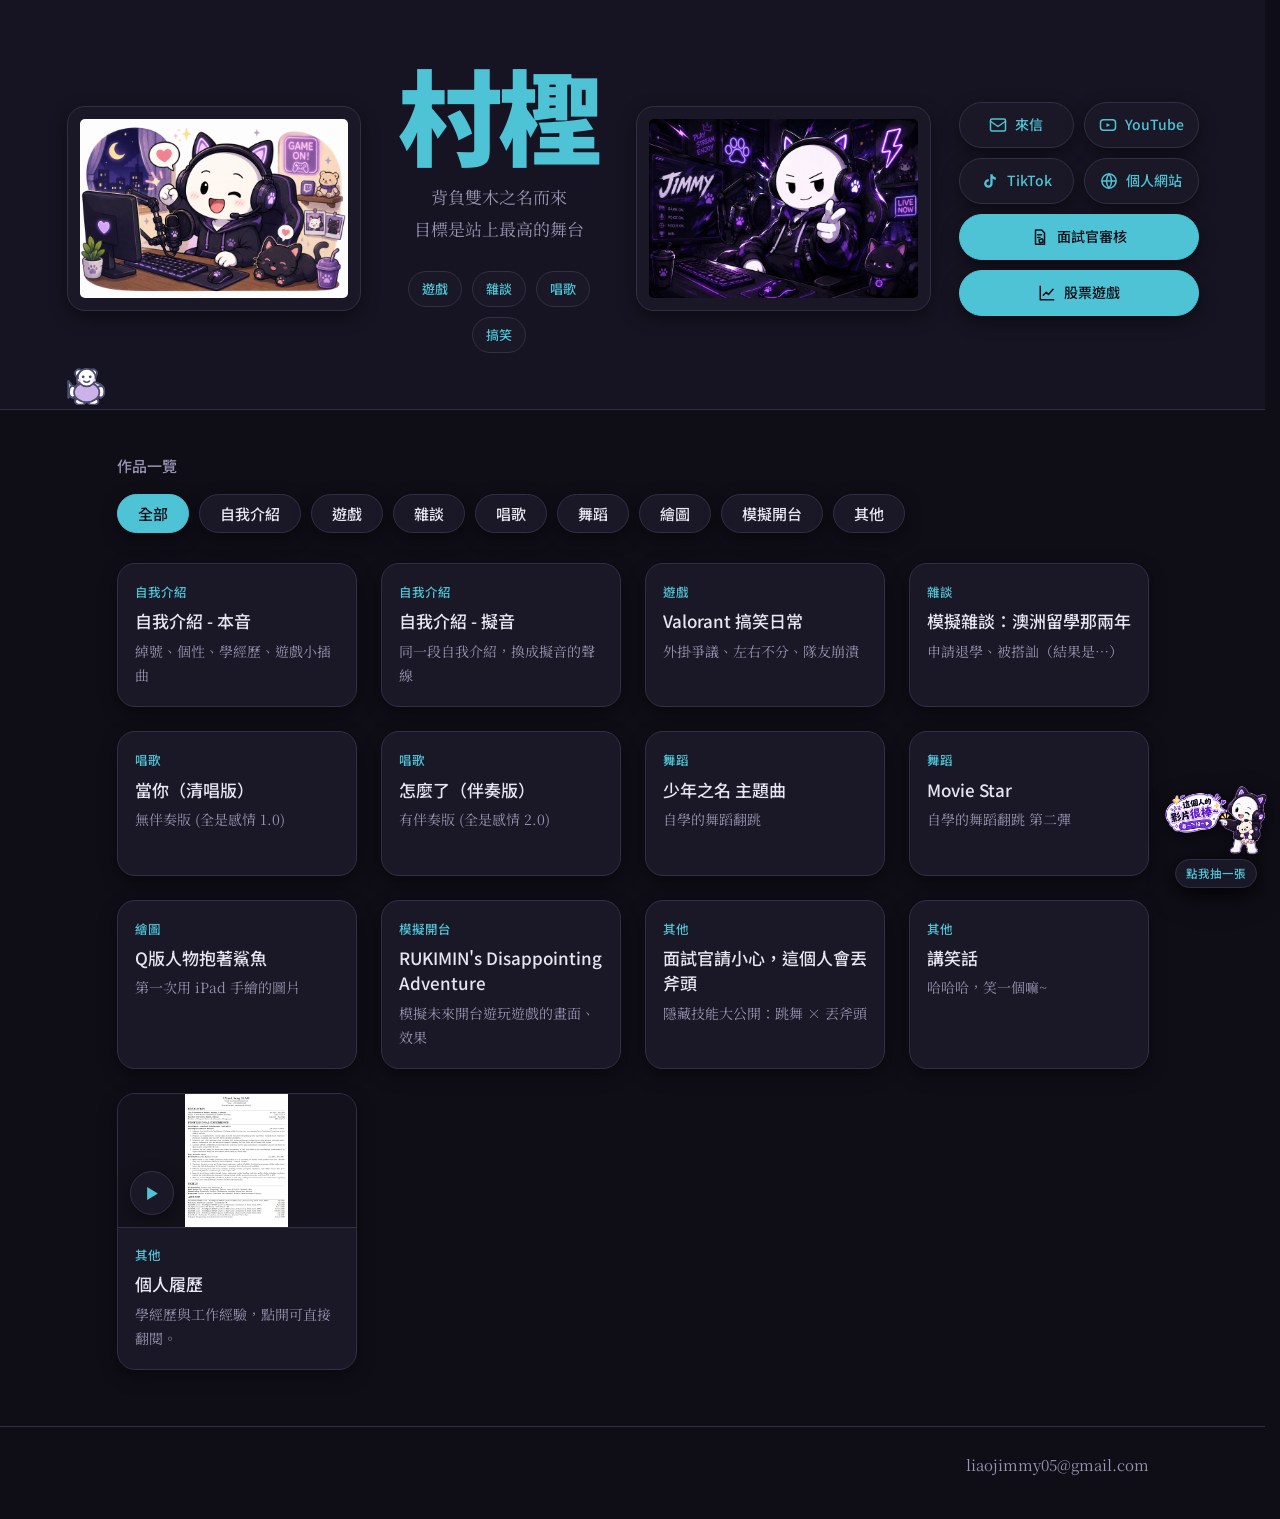
<file: index.html>
<!DOCTYPE html>
<html lang="zh-Hant">
<head>
<meta charset="utf-8">
<meta name="viewport" content="width=device-width, initial-scale=1">
<title>村檉 ｜ 影片作品集</title>
<meta name="description" content="村檉的影片作品集：自我介紹、遊戲、雜談、唱歌。">

<link rel="preconnect" href="https://fonts.googleapis.com">
<link rel="preconnect" href="https://fonts.gstatic.com" crossorigin>
<link href="https://fonts.googleapis.com/css2?family=Noto+Sans+TC:wght@400;500;900&family=Noto+Serif+TC:wght@400;600&display=swap" rel="stylesheet">

<link rel="stylesheet" href="style.css">
</head>
<body>

<header class="hero">
  <div class="hero-inner">
    <!-- 左邊圖片 -->
    <img class="mascot mascot-left" src="1.png" alt="">

    <!-- 中間文字 -->
    <div class="hero-text">
      <h1>村檉</h1>
      <p>背負雙木之名而來<br>
         目標是站上最高的舞台</p>
      <div class="marks">
        <span class="mark">遊戲</span>
        <span class="mark">雜談</span>
        <span class="mark">唱歌</span>
        <span class="mark">搞笑</span>
      </div>
    </div>

    <!-- 右邊圖片 -->
    <img class="mascot mascot-right" src="3.png" alt="村檉">

    <!-- 最右側連結欄：2×2 + 下面兩條小遊戲入口 -->
    <nav class="hero-links">
      <a href="mailto:liaojimmy05@gmail.com">
        <svg viewBox="0 0 24 24" fill="none" stroke="currentColor" stroke-width="2" stroke-linecap="round" stroke-linejoin="round">
          <rect x="2" y="4" width="20" height="16" rx="2"/>
          <path d="M2 7l10 7 10-7"/>
        </svg>
        <span>來信</span>
      </a>

      <a href="https://www.youtube.com/@4000PING" target="_blank">
        <svg viewBox="0 0 24 24" fill="none" stroke="currentColor" stroke-width="2" stroke-linejoin="round">
          <rect x="2" y="5" width="20" height="14" rx="4"/>
          <path d="M10 9.5l5 2.5-5 2.5z" fill="currentColor" stroke="none"/>
        </svg>
        <span>YouTube</span>
      </a>

      <a href="https://www.tiktok.com/@pingping_4000" target="_blank">
        <svg viewBox="0 0 24 24" fill="currentColor" stroke="none">
          <path d="M16.6 5.82A4.28 4.28 0 0 1 15.54 3h-3.09v12.4a2.59 2.59 0 0 1-2.59 2.5 2.59 2.59 0 0 1-2.59-2.6 2.59 2.59 0 0 1 3.19-2.51v-3.13a5.7 5.7 0 0 0-.6-.03A5.68 5.68 0 0 0 4.18 15.3 5.68 5.68 0 0 0 9.86 21a5.68 5.68 0 0 0 5.68-5.7V9.01a7.35 7.35 0 0 0 4.3 1.38V7.3a4.3 4.3 0 0 1-3.24-1.48z"/>
        </svg>
        <span>TikTok</span>
      </a>

      <a href="https://liaojimmy05.github.io/lcc/web" target="_blank">
        <svg viewBox="0 0 24 24" fill="none" stroke="currentColor" stroke-width="2" stroke-linecap="round" stroke-linejoin="round">
          <circle cx="12" cy="12" r="9.5"/>
          <path d="M2.5 12h19"/>
          <path d="M12 2.5a15 15 0 010 19a15 15 0 010-19z"/>
        </svg>
        <span>個人網站</span>
      </a>

      <!-- 面試結果通知（game 資料夾），橫跨兩欄 -->
      <a class="link-wide" href="game/index.html">
        <svg viewBox="0 0 24 24" fill="none" stroke="currentColor" stroke-width="2" stroke-linecap="round" stroke-linejoin="round">
          <path d="M6 2.5h8l4 4v15H6z"/>
          <path d="M9 9h5"/>
          <path d="M9 12.5h3"/>
          <rect x="11" y="15" width="5" height="4.5" rx="1" transform="rotate(-12 13.5 17.25)"/>
        </svg>
        <span>面試官審核</span>
      </a>

      <!-- 村檉概念股（stock 資料夾），橫跨兩欄 -->
      <a class="link-wide" href="stock/index.html">
        <svg viewBox="0 0 24 24" fill="none" stroke="currentColor" stroke-width="2" stroke-linecap="round" stroke-linejoin="round">
          <path d="M3 3v18h18"/>
          <path d="M7 15l4-4 3 3 6-7"/>
        </svg>
        <span>股票遊戲</span>
      </a>
    </nav>
  </div>
</header>

<!-- 在 hero 底線上跑來跑去的小裝飾。不想要的話刪掉這整個 div -->
<div class="runner-track" aria-hidden="true">

  <!-- 鯊魚 -->
  <span class="runner runner-1">
    <svg class="runner-art art-shark" viewBox="0 0 64 46">
      <g stroke="#4c4c6d" stroke-width="2.5" stroke-linejoin="round" stroke-linecap="round">
        <path d="M12 22 L2 9 L2 35 Z" fill="#9cc3e0"/>
        <path d="M30 11 L36 1 L44 12 Z" fill="#9cc3e0"/>
        <path d="M31 32 L27 43 L41 35 Z" fill="#9cc3e0"/>
        <ellipse cx="34" cy="23" rx="23" ry="13" fill="#bcd9ef"/>
      </g>
      <ellipse cx="37" cy="30" rx="15" ry="5" fill="#eef7fd"/>
      <circle cx="48" cy="19" r="2.4" fill="#4c4c6d"/>
      <path d="M43 28 Q49 32 56 27" fill="none" stroke="#4c4c6d" stroke-width="2.2" stroke-linecap="round"/>
    </svg>
  </span>

  <!-- 北極熊 -->
  <span class="runner runner-2">
    <svg class="runner-art art-bear" viewBox="0 0 56 54">
      <g stroke="#4c4c6d" stroke-width="2.5" stroke-linejoin="round">
        <circle cx="17" cy="9" r="5.5" fill="#ffffff"/>
        <circle cx="37" cy="9" r="5.5" fill="#ffffff"/>
        <ellipse cx="9" cy="36" rx="5" ry="8" fill="#ffffff"/>
        <ellipse cx="47" cy="36" rx="5" ry="8" fill="#ffffff"/>
        <ellipse cx="19" cy="48" rx="7.5" ry="4.5" fill="#ffffff"/>
        <ellipse cx="37" cy="48" rx="7.5" ry="4.5" fill="#ffffff"/>
        <ellipse cx="28" cy="36" rx="17" ry="14" fill="#ffffff"/>
        <circle cx="27" cy="17" r="13" fill="#ffffff"/>
        <ellipse cx="27" cy="22" rx="6.5" ry="4.5" fill="#f6f1fc"/>
      </g>
      <circle cx="21" cy="14" r="2" fill="#4c4c6d"/>
      <circle cx="33" cy="14" r="2" fill="#4c4c6d"/>
      <ellipse cx="27" cy="19.5" rx="2.4" ry="1.7" fill="#4c4c6d"/>
    </svg>
  </span>

  <!-- 胖子 -->
  <span class="runner runner-3">
    <svg class="runner-art art-chub" viewBox="0 0 56 54">
      <g stroke="#4c4c6d" stroke-width="2.5" stroke-linejoin="round">
        <ellipse cx="8" cy="35" rx="5" ry="8" fill="#ffffff"/>
        <ellipse cx="48" cy="35" rx="5" ry="8" fill="#ffffff"/>
        <ellipse cx="19" cy="49" rx="7.5" ry="4.5" fill="#ffffff"/>
        <ellipse cx="37" cy="49" rx="7.5" ry="4.5" fill="#ffffff"/>
        <ellipse cx="28" cy="36" rx="18" ry="14" fill="#cbb2e8"/>
        <circle cx="28" cy="15" r="12.5" fill="#ffffff"/>
      </g>
      <circle cx="23" cy="14" r="2" fill="#4c4c6d"/>
      <circle cx="33" cy="14" r="2" fill="#4c4c6d"/>
      <path d="M24 20 Q28 23.5 32 20" fill="none" stroke="#4c4c6d" stroke-width="2.2" stroke-linecap="round"/>
      <circle cx="17.5" cy="18.5" r="2.2" fill="#f0d0e4"/>
      <circle cx="38.5" cy="18.5" r="2.2" fill="#f0d0e4"/>
    </svg>
  </span>

  <!-- 鯊魚 2 -->
  <span class="runner runner-4">
    <svg class="runner-art art-shark" viewBox="0 0 64 46">
      <g stroke="#4c4c6d" stroke-width="2.5" stroke-linejoin="round" stroke-linecap="round">
        <path d="M12 22 L2 9 L2 35 Z" fill="#9cc3e0"/>
        <path d="M30 11 L36 1 L44 12 Z" fill="#9cc3e0"/>
        <path d="M31 32 L27 43 L41 35 Z" fill="#9cc3e0"/>
        <ellipse cx="34" cy="23" rx="23" ry="13" fill="#bcd9ef"/>
      </g>
      <ellipse cx="37" cy="30" rx="15" ry="5" fill="#eef7fd"/>
      <circle cx="48" cy="19" r="2.4" fill="#4c4c6d"/>
      <path d="M43 28 Q49 32 56 27" fill="none" stroke="#4c4c6d" stroke-width="2.2" stroke-linecap="round"/>
    </svg>
  </span>

  <!-- 北極熊 2 -->
  <span class="runner runner-5">
    <svg class="runner-art art-bear" viewBox="0 0 56 54">
      <g stroke="#4c4c6d" stroke-width="2.5" stroke-linejoin="round">
        <circle cx="17" cy="9" r="5.5" fill="#ffffff"/>
        <circle cx="37" cy="9" r="5.5" fill="#ffffff"/>
        <ellipse cx="9" cy="36" rx="5" ry="8" fill="#ffffff"/>
        <ellipse cx="47" cy="36" rx="5" ry="8" fill="#ffffff"/>
        <ellipse cx="19" cy="48" rx="7.5" ry="4.5" fill="#ffffff"/>
        <ellipse cx="37" cy="48" rx="7.5" ry="4.5" fill="#ffffff"/>
        <ellipse cx="28" cy="36" rx="17" ry="14" fill="#ffffff"/>
        <circle cx="27" cy="17" r="13" fill="#ffffff"/>
        <ellipse cx="27" cy="22" rx="6.5" ry="4.5" fill="#f6f1fc"/>
      </g>
      <circle cx="21" cy="14" r="2" fill="#4c4c6d"/>
      <circle cx="33" cy="14" r="2" fill="#4c4c6d"/>
      <ellipse cx="27" cy="19.5" rx="2.4" ry="1.7" fill="#4c4c6d"/>
    </svg>
  </span>

  <!-- 胖子 2 -->
  <span class="runner runner-6">
    <svg class="runner-art art-chub" viewBox="0 0 56 54">
      <g stroke="#4c4c6d" stroke-width="2.5" stroke-linejoin="round">
        <ellipse cx="8" cy="35" rx="5" ry="8" fill="#ffffff"/>
        <ellipse cx="48" cy="35" rx="5" ry="8" fill="#ffffff"/>
        <ellipse cx="19" cy="49" rx="7.5" ry="4.5" fill="#ffffff"/>
        <ellipse cx="37" cy="49" rx="7.5" ry="4.5" fill="#ffffff"/>
        <ellipse cx="28" cy="36" rx="18" ry="14" fill="#cbb2e8"/>
        <circle cx="28" cy="15" r="12.5" fill="#ffffff"/>
      </g>
      <circle cx="23" cy="14" r="2" fill="#4c4c6d"/>
      <circle cx="33" cy="14" r="2" fill="#4c4c6d"/>
      <path d="M24 20 Q28 23.5 32 20" fill="none" stroke="#4c4c6d" stroke-width="2.2" stroke-linecap="round"/>
      <circle cx="17.5" cy="18.5" r="2.2" fill="#f0d0e4"/>
      <circle cx="38.5" cy="18.5" r="2.2" fill="#f0d0e4"/>
    </svg>
  </span>

</div>

<div class="stage">
  <!-- 右側看戲的小人偶，兼抽卡按鈕。不想要就刪掉這整個 button -->
  <button class="watcher gacha" id="gachaBtn" type="button" aria-label="抽一張村檉小卡">
    <img src="right.png" alt="">
    <span class="gacha-tip">點我抽一張<b id="gachaCount"></b></span>
  </button>

  <main class="wrap">
    <section class="bar">
      <h2 id="filter-label">作品一覽</h2>
      <div class="chips" role="group" aria-labelledby="filter-label" id="chips"></div>
    </section>

    <div class="grid" id="grid"></div>
  </main>
</div>

<!-- 頁尾。上面那條線跟著 footer 走（整頁滿版），
     文字收在裡面的 .wrap，維持跟卡片同一條右邊界 -->
<footer>
  <div class="wrap">liaojimmy05@gmail.com</div>
</footer>

<dialog class="player" id="player">
  <div class="frame">
    <div id="slot"></div>
    <div class="frame-bar">
      <span id="playerTitle"></span>
      <button class="close" id="closeBtn">關閉</button>
    </div>
  </div>

  <!-- 浮在播放框右邊的小圖 -->
  <img class="player-side" src="left.png" alt="">
</dialog>

<!-- 抽卡結果視窗 -->
<dialog class="gacha-dlg" id="gachaDialog">
  <div class="gacha-card" id="gachaCard">
    <div class="fx" id="gachaFx" aria-hidden="true"></div>
    <span class="rarity" id="gachaRarity"></span>
    <h3 id="gachaTitle"></h3>
    <p id="gachaText"></p>
    <div class="gacha-progress" id="gachaProgress"></div>
    <div class="gacha-actions">
      <span class="gacha-meta" id="gachaMeta"></span>
      <button class="btn-ghost" id="gachaClose" type="button">關閉</button>
      <button class="btn-main" id="gachaAgain" type="button">再抽一張</button>
    </div>
  </div>
</dialog>

<script src="script.js"></script>
</body>
</html>
</file>
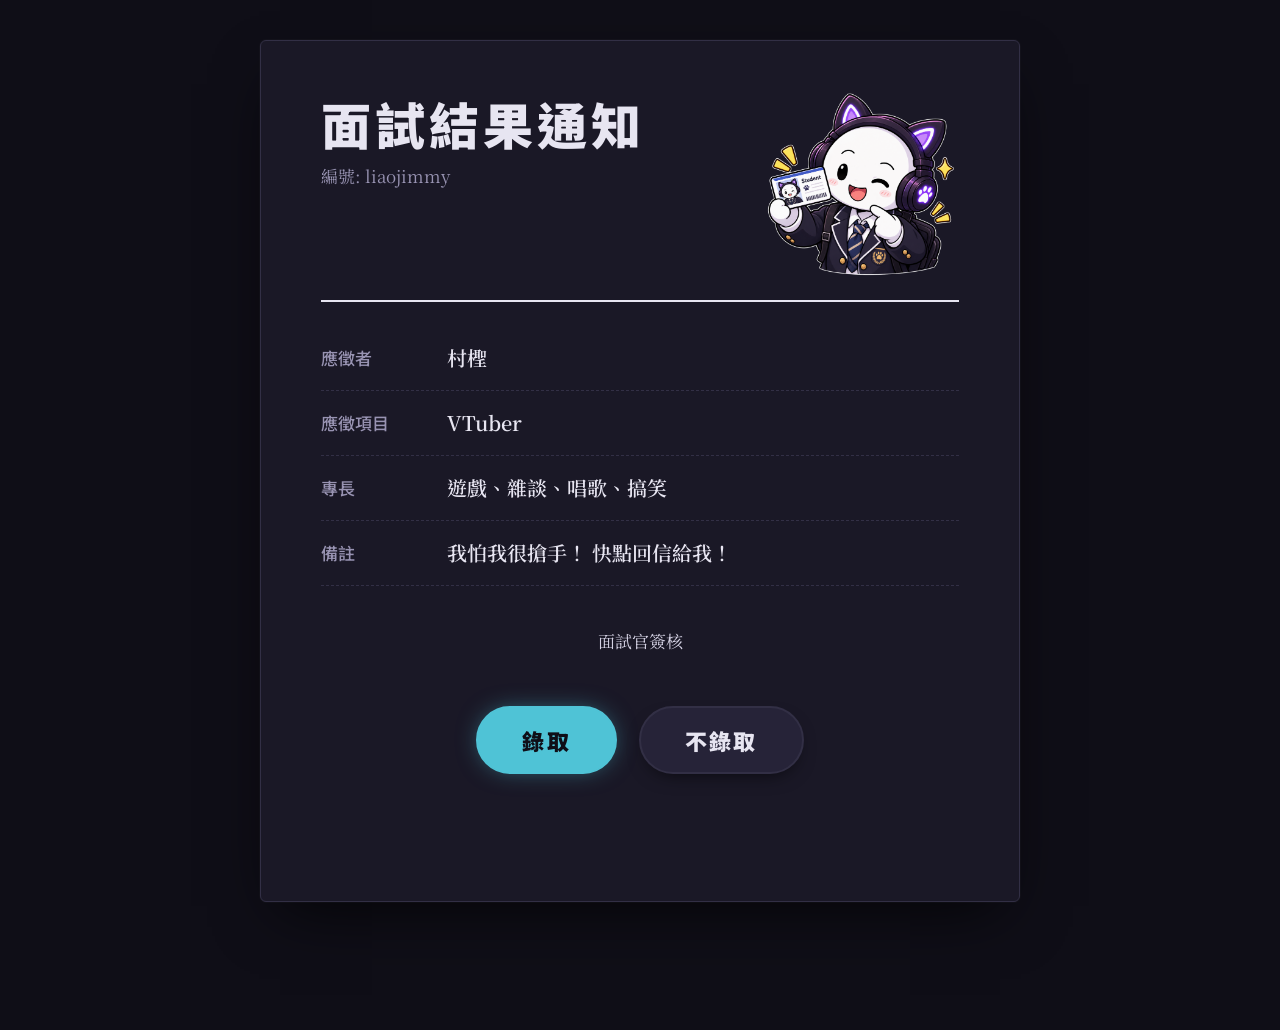
<file: game/index.html>
<!DOCTYPE html>
<html lang="zh-Hant">
<head>
<meta charset="utf-8">
<meta name="viewport" content="width=device-width, initial-scale=1">
<title>村檉 ｜ 面試結果通知</title>
<meta name="description" content="請面試官簽核：錄取，或是不錄取（如果按得到的話）。">

<link rel="preconnect" href="https://fonts.googleapis.com">
<link rel="preconnect" href="https://fonts.gstatic.com" crossorigin>
<link href="https://fonts.googleapis.com/css2?family=Noto+Sans+TC:wght@400;500;900&family=Noto+Serif+TC:wght@400;600;900&display=swap" rel="stylesheet">

<link rel="stylesheet" href="style.css">
</head>
<body>

<main class="stage">

  <!-- 面試結果單 -->
  <section class="sheet" id="sheet" aria-labelledby="sheet-title">

    <div class="sheet-head">
      <div>
        <h1 id="sheet-title">面試結果通知</h1>
        <p class="sheet-no">編號: liaojimmy</p>
      </div>
      <!-- 證件照。圖放在上一層資料夾，所以路徑是 ../ -->
      <img class="photo" src="../4.png" alt="村檉">
    </div>

    <dl class="fields">
      <div class="field"><dt>應徵者</dt><dd>村檉</dd></div>
      <div class="field"><dt>應徵項目</dt><dd>VTuber</dd></div>
      <div class="field"><dt>專長</dt><dd>遊戲、雜談、唱歌、搞笑</dd></div>
      <div class="field"><dt>備註</dt><dd>我怕我很搶手！ 快點回信給我！</dd></div>
    </dl>

    <div class="decision" id="decision">
      <p class="decision-label">面試官簽核</p>
      <div class="buttons" id="buttons">
        <button class="btn btn-yes" id="yesBtn" type="button">錄取</button>
        <button class="btn btn-no" id="noBtn" type="button">不錄取</button>
      </div>
      <!-- 按鈕逃跑時的碎碎念 -->
      <p class="note" id="note" aria-live="polite">&nbsp;</p>
    </div>

    <!-- 蓋章。按下錄取才會出現 -->
    <div class="stamp" id="stamp" aria-hidden="true">
      <span>錄取</span>
    </div>
  </section>

  <!-- 錄取之後才出現的區塊 -->
  <section class="after" id="after" hidden>
    <p class="after-text">謝謝面試官！那我們之後見囉 ٩(｡•ω•｡)و</p>
    <div class="after-links">
      <a href="mailto:liaojimmy05@gmail.com">寄信給我</a>
      <a href="../stock/index.html">股票遊戲</a>
      <a href="../">回作品集</a>
    </div>
    <button class="retry" id="retryBtn" type="button">再審核一次</button>
  </section>

</main>

<script src="script.js"></script>
</body>
</html>
</file>
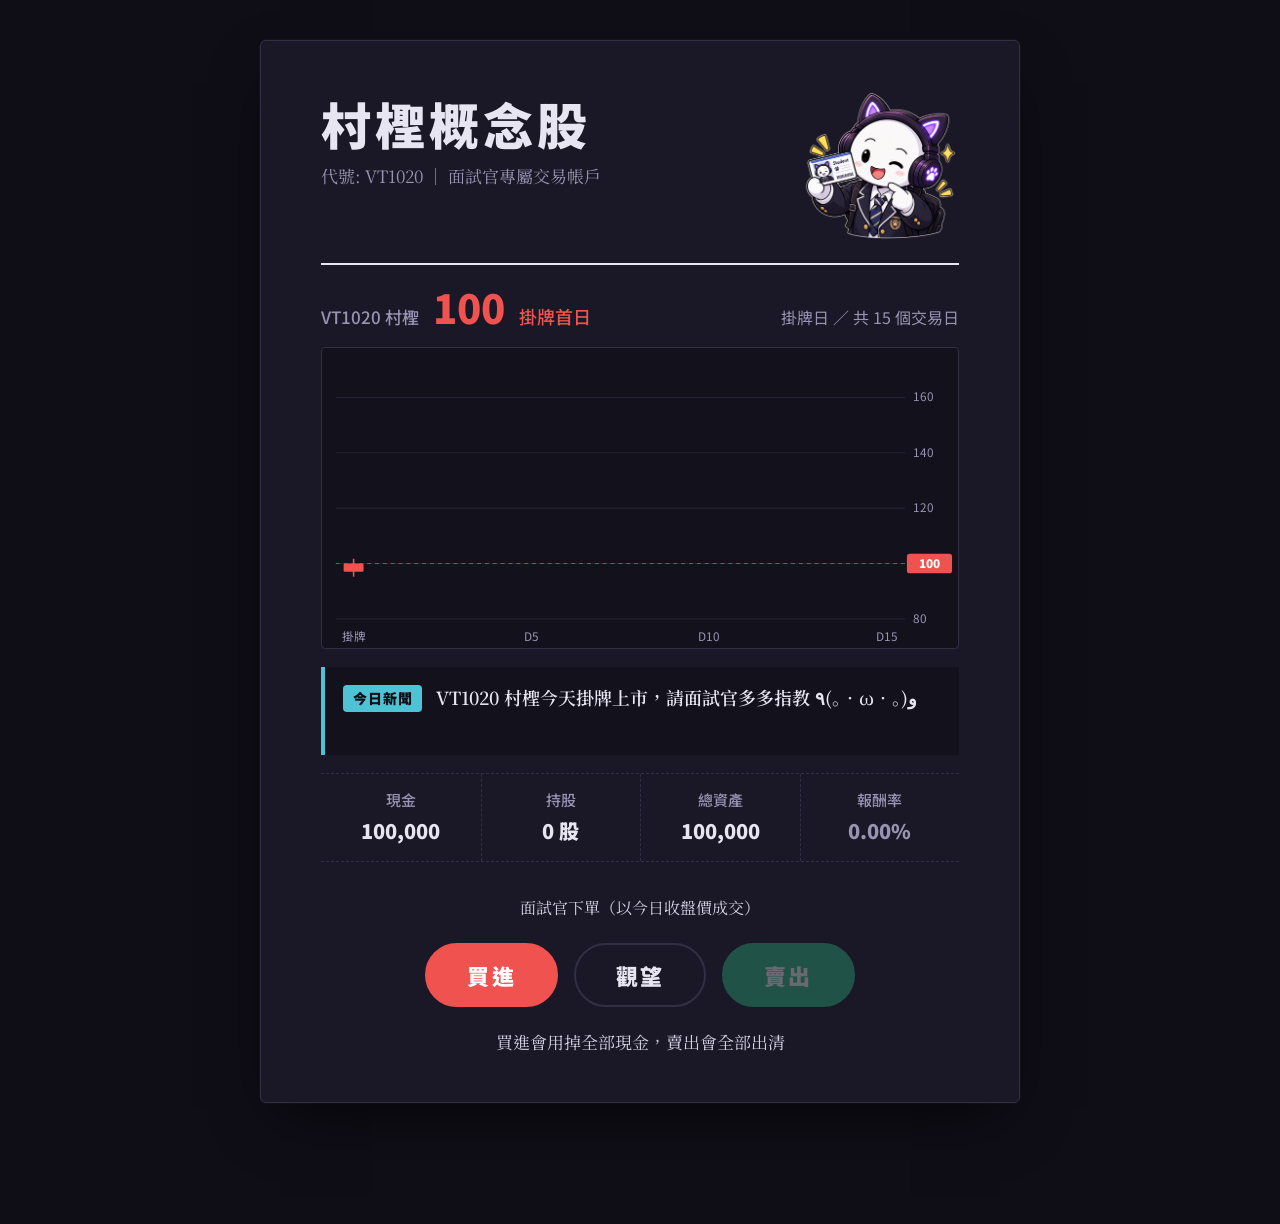
<file: stock/index.html>
<!DOCTYPE html>
<html lang="zh-Hant">
<head>
<meta charset="utf-8">
<meta name="viewport" content="width=device-width, initial-scale=1">
<title>村檉 ｜ 村檉概念股</title>
<meta name="description" content="面試官專屬交易帳戶：VT1020 村檉，15 個交易日，買進賣出由你決定。">

<link rel="preconnect" href="https://fonts.googleapis.com">
<link rel="preconnect" href="https://fonts.gstatic.com" crossorigin>
<link href="https://fonts.googleapis.com/css2?family=Noto+Sans+TC:wght@400;500;900&family=Noto+Serif+TC:wght@400;600;900&display=swap" rel="stylesheet">

<link rel="stylesheet" href="style.css">
</head>
<body>

<main class="stage">

  <!-- 交易單 -->
  <section class="sheet" id="sheet" aria-labelledby="sheet-title">

    <div class="sheet-head">
      <div>
        <h1 id="sheet-title">村檉概念股</h1>
        <p class="sheet-no">代號: VT1020 ｜ 面試官專屬交易帳戶</p>
      </div>
      <!-- 右上角的圖。圖放在上一層資料夾，所以路徑是 ../ -->
      <img class="photo" src="../4.png" alt="村檉">
    </div>

    <!-- 報價列 -->
    <div class="quote">
      <div class="quote-main">
        <span class="quote-name">VT1020 村檉</span>
        <span class="quote-price" id="price">100</span>
        <span class="quote-chg" id="chg"></span>
        <span class="quote-limit" id="limit" hidden></span>
      </div>
      <span class="quote-day" id="dayLabel"></span>
    </div>

    <!-- K 線圖（script.js 畫） -->
    <div class="chart-box">
      <svg class="chart" id="chart" role="img" aria-label="VT1020 村檉 K 線圖"></svg>
    </div>

    <!-- 今日新聞 -->
    <div class="news" id="news" aria-live="polite">
      <span class="news-tag">今日新聞</span>
      <p class="news-text" id="newsText"></p>
    </div>

    <!-- 帳戶 -->
    <dl class="account">
      <div class="cell"><dt>現金</dt><dd id="cash"></dd></div>
      <div class="cell"><dt>持股</dt><dd id="shares"></dd></div>
      <div class="cell"><dt>總資產</dt><dd id="total"></dd></div>
      <div class="cell"><dt>報酬率</dt><dd id="ret"></dd></div>
    </dl>

    <!-- 下單區 -->
    <div class="decision" id="decision">
      <p class="decision-label">面試官下單（以今日收盤價成交）</p>
      <div class="buttons">
        <button class="btn btn-buy"  id="buyBtn"  type="button">買進</button>
        <button class="btn btn-hold" id="holdBtn" type="button">觀望</button>
        <button class="btn btn-sell" id="sellBtn" type="button">賣出</button>
      </div>
      <p class="note" id="note" aria-live="polite">&nbsp;</p>
    </div>

    <!-- 收盤章。最後一天才會蓋 -->
    <div class="stamp" id="stamp" aria-hidden="true">
      <span>收盤</span>
    </div>
  </section>

  <!-- 結算之後才出現的區塊 -->
  <section class="after" id="after" hidden>
    <p class="after-title" id="resultTitle"></p>
    <div class="compare">
      <div class="compare-cell">
        <span>面試官的報酬</span>
        <b id="myRet"></b>
      </div>
      <div class="compare-cell">
        <span>第一天買進抱到最後</span>
        <b id="holdRet"></b>
      </div>
    </div>
    <p class="after-text" id="resultText"></p>
    <div class="after-links">
      <a href="mailto:liaojimmy05@gmail.com">寄信給我</a>
      <a href="../game/index.html">面試官審核</a>
      <a href="../">回作品集</a>
    </div>
    <button class="retry" id="retryBtn" type="button">重新開盤</button>
  </section>

</main>

<script src="script.js"></script>
</body>
</html>
</file>
<file: style.css>
/* ===========================================================
   顏色設定 —— 黑底版，跟 game、stock 同一套，想改配色只要動這一區
   =========================================================== */
:root{
  color-scheme:dark;

  --ink:      #e7e5f1;   /* 內文、標題：偏白的淡紫灰 */
  --purple:   #4fc3d6;   /* 主色：重點色（名字沿用原本的，其實是藍綠色） */
  --purple-dark: #38a9bc;/* 主色深一階：滑上去 */
  --on-purple:#0f0e17;   /* 主色按鈕上的字：亮色按鈕配深色字比較清楚 */
  --hero:     #161422;   /* hero 底色：比頁面亮一點點，看得出是一塊 */
  --paper:    #0f0e17;   /* 頁面底色：接近黑 */
  --card:     #1a1826;   /* 卡片底色 */
  --panel:    #13121c;   /* 縮圖底、進度標籤：比卡片再深一階 */
  --line:     #322f45;   /* 邊框線 */
  --soft:     #4fc3d6;   /* focus 外框 */
  --muted:    #9893b2;   /* 次要文字 */
  --radius:   18px;      /* 圓角大小 */
  --shadow:   0 6px 18px rgba(0,0,0,.45);   /* 黑底上陰影要深一點才看得到 */
}

*{box-sizing:border-box;}
html{scroll-behavior:smooth;scrollbar-gutter:stable;}

/* 版面撐滿整個視窗高度，這樣切換分類的時候，
   頁尾那條線都會固定停在畫面底部，不會因為卡片多寡而上下跳 */
body{
  margin:0;
  min-height:100dvh;
  display:flex;
  flex-direction:column;
  background:var(--paper);
  color:var(--ink);
  font-family:"Noto Serif TC", Georgia, serif;
  font-size:17px;
  line-height:1.85;
  -webkit-font-smoothing:antialiased;
}

h1,h2,h3{font-family:"Noto Sans TC", system-ui, sans-serif;}

.wrap{max-width:1080px;margin:0 auto;padding:0 24px;}


/* ===========================================================
   Hero（左圖 + 中文字 + 右圖 + 連結欄）
   =========================================================== */
.hero{
  background:var(--hero);
  color:var(--ink);
  border-bottom:1px solid var(--line);
}

.hero-inner{
  position:relative;      /* 給連結欄定位用 */
  display:flex;
  align-items:center;
  justify-content:center;
  gap:36px;
  padding:64px 24px 56px;
  max-width:1180px;
  margin:0 auto;
}

/* 中間文字區 */
.hero-text{
  flex:1 1 auto;
  text-align:center;
  min-width:0;
}

.hero h1{
  font-weight:900;
  font-size:clamp(56px,11vw,104px);
  letter-spacing:-.03em;
  line-height:.95;
  margin:0 0 18px;
  color:var(--purple);
}

.hero p{
  margin:0 auto;
  max-width:34em;
  color:var(--muted);
  font-size:17px;
  line-height:1.9;
}

.hero .marks{
  display:flex;
  justify-content:center;
  gap:10px;
  flex-wrap:wrap;
  margin-top:26px;
}

.mark{
  font-family:"Noto Sans TC",sans-serif;
  font-size:13px;
  font-weight:500;
  padding:5px 13px;
  border-radius:999px;
  background:var(--card);
  border:1px solid var(--line);
  color:var(--purple);
}

/* 左右兩側的圖片。包成跟影片卡同一套的卡片 */
.mascot{
  flex:0 1 auto;
  width:400px;
  max-width:32%;
  height:auto;
  display:block;
  background:var(--card);
  padding:12px;
  border:1px solid var(--line);
  border-radius:var(--radius);
  box-shadow:var(--shadow);
}
/* 最右側的連結欄：上面 2×2 四顆，下面兩顆拉長的小遊戲入口。
   用絕對定位浮著，不佔中間三塊的空間。
   right 數字越小越靠右，可以用負值推到 hero-inner 外面 */
.hero-links{
  position:absolute;
  right:-250px;
  top:50%;
  transform:translateY(-50%);
  display:grid;
  grid-template-columns:repeat(2, 1fr);
  gap:10px;
}

.hero-links a{
  display:flex;
  align-items:center;
  justify-content:center;
  gap:8px;
  padding:9px 14px;
  font-family:"Noto Sans TC",sans-serif;
  font-size:14px;
  font-weight:500;
  text-decoration:none;
  white-space:nowrap;
  color:var(--purple);
  background:var(--card);
  border:1px solid var(--line);
  border-radius:999px;
  box-shadow:var(--shadow);
  transition:background .3s, color .3s;
}

.hero-links a:hover{background:var(--purple);color:var(--on-purple);}
.hero-links a:focus-visible{outline:3px solid var(--soft);outline-offset:2px;}
.hero-links svg{width:18px;height:18px;display:block;flex:0 0 auto;}

/* 拉長的那兩顆：橫跨兩欄，底色反過來比較顯眼 */
.hero-links .link-wide{
  grid-column:1 / -1;
  background:var(--purple);
  color:var(--on-purple);
  border-color:var(--purple);
}
.hero-links .link-wide:hover{background:var(--card);color:var(--purple);}

/* 螢幕不夠寬、右邊浮不下的時候：連結欄收回來，排在右圖旁邊 */
@media(max-width:1700px){
  .hero-inner{gap:28px;}
  .mascot{max-width:26%;}
  .hero-links{
    position:static;
    transform:none;
    flex:0 0 auto;
  }
}

/* 再窄一點：連結欄整排移到圖和文字的下面 */
@media(max-width:1200px){
  .hero-inner{flex-wrap:wrap;row-gap:32px;}
  .mascot{max-width:32%;}
  .hero-links{flex:0 0 100%;max-width:320px;}
}

@media(max-width:900px){
  .mascot{width:200px;}
}

/* 手機版：左邊那張收起來，右邊那張縮小放到文字下面，連結欄改放圖下面 */
@media(max-width:760px){
  .hero-inner{
    flex-direction:column;
    align-items:center;
    padding:48px 24px 44px;
    gap:28px;
  }
  .mascot-left{display:none;}
  .mascot{width:60%;max-width:240px;}
  .hero-links{
    position:static;
    transform:none;
    width:100%;
    max-width:300px;         /* 手機上一樣維持 2×2 + 下面兩條 */
  }
}

/* ===========================================================
   在 hero 底線上跑來跑去的小裝飾
   ---------------------------------------------------------
   不想要的話：刪掉 index.html 裡的 .runner-track 那個 div，
   這一整段 CSS 留著不影響，想清乾淨也可以一起刪。

   height 和 margin-top 要保持同一個數字，
   改動的話兩邊一起改，不然會產生空隙或重疊
   =========================================================== */
.runner-track{
  position:relative;
  height:56px;
  margin-top:-56px;      /* 往上疊回 hero 裡，讓小東西站在線上 */
  width:100%;            /* body 是 flex，沒寫這行會被縮成 0 寬，小動物就不見了 */
  max-width:1180px;      /* 跟 .hero-inner 同寬 */
  margin-left:auto;      /* 置中，起訖點才會對齊左右兩張圖 */
  margin-right:auto;
  padding:0 24px;        /* 跟 .hero-inner 的左右內距一致 */
  overflow:hidden;
  pointer-events:none;   /* 不擋滑鼠 */
  z-index:2;
  flex:0 0 auto;         /* body 改成 flex 之後，避免這條被壓扁 */
}

.runner{
  position:absolute;
  left:24px;             /* 起點：左邊圖片的左緣 */
  bottom:5px;            /* 數字越大離線越遠 */
  line-height:0;
}

.runner-art{
  display:block;
  width:auto;
  will-change:transform;
}

/* 每隻的大小分開調，因為鯊魚是橫的、另外兩隻是直的 */
.art-shark{height:30px;}
.art-bear {height:38px;}
.art-chub {height:38px;}

/* 速度統一，靠 delay 錯開位置。30 秒切成六等分＝每隔 5 秒一隻。
   想更慢就把六個 30s 一起改大，delay 也要等比放大 */
.runner-1{animation:runAcross 30s linear infinite;}
.runner-2{animation:runAcross 30s linear infinite;animation-delay:-5s;}
.runner-3{animation:runAcross 30s linear infinite;animation-delay:-10s;}
.runner-4{animation:runAcross 30s linear infinite;animation-delay:-15s;}
.runner-5{animation:runAcross 30s linear infinite;animation-delay:-20s;}
.runner-6{animation:runAcross 30s linear infinite;animation-delay:-25s;}

/* 一邊跑一邊上下晃，看起來像在走路 */
.runner-1 .runner-art,
.runner-2 .runner-art,
.runner-3 .runner-art,
.runner-4 .runner-art,
.runner-5 .runner-art,
.runner-6 .runner-art{animation:bob .55s ease-in-out infinite alternate;}

/* 從左圖下方淡入、走到右邊淡出，銜接才不會突兀 */
@keyframes runAcross{
  0%   {transform:translateX(0);opacity:0;}
  6%   {opacity:1;}
  94%  {opacity:1;}
  100% {transform:translateX(calc(1132px - 100%));opacity:0;}
}

@keyframes bob{
  from{transform:translateY(0);}
  to{transform:translateY(-4px);}
}


/* ===========================================================
   作品區外框（給右側人偶定位用）
   ---------------------------------------------------------
   flex:1 讓這一塊把剩下的空間吃掉，頁尾就會被推到畫面底部
   =========================================================== */
.stage{
  position:relative;
  padding-top:8px;
  flex:1 0 auto;
}


/* ===========================================================
   分類按鈕
   =========================================================== */
.bar{padding:34px 0 20px;}

.bar h2{
  font-size:15px;
  font-weight:500;
  color:var(--muted);
  margin:0 0 14px;
  letter-spacing:.02em;
}

.chips{display:flex;gap:10px;flex-wrap:wrap;}

.chip{
  font-family:"Noto Sans TC",sans-serif;
  font-size:15px;
  font-weight:500;
  padding:8px 20px;
  border:1px solid var(--line);
  border-radius:999px;
  background:var(--card);
  color:var(--ink);
  cursor:pointer;
  box-shadow:var(--shadow);
}

.chip[aria-pressed="true"]{
  background:var(--purple);
  color:var(--on-purple);
  border-color:var(--purple);
}

.chip:focus-visible{outline:3px solid var(--soft);outline-offset:2px;}


/* ===========================================================
   影片卡片
   =========================================================== */
.grid{
  display:grid;
  gap:24px;
  padding:10px 0 56px;
  grid-template-columns:repeat(4,1fr);
}

@media(max-width:1000px){
  .grid{grid-template-columns:repeat(2,1fr);}
}

@media(max-width:640px){
  .grid{grid-template-columns:1fr;}
}

.card{
  display:flex;
  flex-direction:column;
  text-align:left;
  background:var(--card);
  border:1px solid var(--line);
  border-radius:var(--radius);
  box-shadow:var(--shadow);
  padding:0;
  cursor:pointer;
  overflow:hidden;
  font:inherit;
  color:inherit;
}

.card:focus-visible{outline:3px solid var(--soft);outline-offset:3px;}

.thumb{
  position:relative;
  aspect-ratio:16/9;
  background:var(--hero);
  border-bottom:1px solid var(--line);
  overflow:hidden;
}

.thumb img{width:100%;height:100%;object-fit:cover;display:block;}

/* 自己指定的封面圖（例如直式的履歷截圖）完整顯示，不裁切 */
.thumb img.fit{object-fit:contain;background:var(--panel);}

/* 沒有縮圖時顯示的替代插圖 */
.thumb .fallback{
  width:100%;
  height:100%;
  background:var(--panel) url("0.png") center/contain no-repeat;
}

.play{
  position:absolute;
  left:12px;
  bottom:12px;
  width:44px;
  height:44px;
  border-radius:999px;
  border:1px solid var(--line);
  background:var(--card);
  color:var(--purple);
  display:flex;
  align-items:center;
  justify-content:center;
  box-shadow:var(--shadow);
  transition:background .3s, color .3s;
}

.card:hover .play,
.card:focus-visible .play{background:var(--purple);color:var(--on-purple);}

.play svg{width:15px;height:15px;margin-left:2px;}

.meta{padding:15px 17px 19px;}

.meta .tag{
  font-family:"Noto Sans TC",sans-serif;
  font-size:12.5px;
  font-weight:500;
  color:var(--purple);
  display:block;
  margin-bottom:5px;
}

.meta h3{font-size:17px;font-weight:500;margin:0 0 6px;line-height:1.5;}

/* 說明文字固定留兩行的高度，一行、兩行的卡片才會一樣高 */
.meta p{
  margin:0;
  font-size:14px;
  color:var(--muted);
  line-height:1.7;
  min-height:3.4em;
}


/* ===========================================================
   卡片區右側的看戲小人偶（抽卡按鈕）
   ---------------------------------------------------------
   不想要的話：刪掉 index.html 裡的 .gacha button
   =========================================================== */
.watcher{
  position:absolute;
  top:250px;             /* 加大＝往下 */
  right:60px;            /* 加大＝往左 */
  width:400px;           /* 加大＝變大 */
  padding:0;
  border:none;
  background:none;
  font:inherit;
  color:inherit;
  cursor:pointer;
  display:block;
  z-index:3;
}

.watcher img{
  width:100%;
  height:auto;
  display:block;
  transition:transform .25s;
}

.watcher:hover img{transform:translateY(-6px) rotate(-2deg);}
.watcher:active img{transform:translateY(-2px) scale(.97);}
.watcher:focus-visible{outline:3px solid var(--soft);outline-offset:6px;border-radius:var(--radius);}

/* 人偶下面的提示小標 */
.gacha-tip{
  display:inline-block;
  margin-top:-6px;
  padding:6px 16px;
  font-family:"Noto Sans TC",sans-serif;
  font-size:14px;
  font-weight:500;
  color:var(--purple);
  background:var(--card);
  border:1px solid var(--line);
  border-radius:999px;
  box-shadow:var(--shadow);
  white-space:nowrap;
}

.gacha-tip b{font-weight:500;color:var(--muted);}
.gacha-tip b:not(:empty)::before{content:" ・ ";}

/* 螢幕不夠寬就縮小、改浮在右下角，手機也點得到 */
@media(max-width:1360px){
  .watcher{
    position:fixed;
    top:auto;
    bottom:12px;
    right:12px;
    width:104px;
    text-align:center;
    z-index:8;
    filter:drop-shadow(0 4px 10px rgba(0,0,0,.6));
  }
  .gacha-tip{
    margin-top:-10px;
    padding:3px 10px;
    font-size:11.5px;
  }
  .gacha-tip b{display:none;}
}


/* ===========================================================
   抽卡結果視窗
   =========================================================== */
dialog.gacha-dlg{
  border:none;
  padding:0;
  background:transparent;
  max-width:min(460px,92vw);
  width:100%;
}

dialog.gacha-dlg::backdrop{background:rgba(6,5,12,.85);}

.gacha-card{
  position:relative;
  background:var(--card);
  border:1px solid var(--line);
  border-radius:var(--radius);
  box-shadow:0 10px 34px rgba(0,0,0,.6);
  padding:26px 26px 20px;
  text-align:left;
  animation:cardIn .32s cubic-bezier(.2,.9,.3,1.2);
}

/* 抽完全部時的小煙花。碎片是 JS 生出來的 <i>，
   飛的方向、顏色、時間都寫在行內的 CSS 變數裡 */
.fx{
  position:absolute;
  inset:0;
  pointer-events:none;
  overflow:visible;
  z-index:2;
}

.fx i{
  position:absolute;
  left:50%;
  top:34%;
  width:9px;
  height:9px;
  border-radius:2px;
  opacity:0;
  animation:confetti var(--t) cubic-bezier(.15,.6,.4,1) var(--d) forwards;
}

.fx i.round{border-radius:999px;width:7px;height:7px;}

@keyframes confetti{
  0%  {transform:translate(-50%,-50%) scale(.3) rotate(0deg);opacity:1;}
  55% {opacity:1;}
  100%{transform:translate(calc(-50% + var(--x)), calc(-50% + var(--y)))
                 scale(1) rotate(var(--r));opacity:0;}
}

@keyframes cardIn{
  from{transform:scale(.86) rotate(-2deg);opacity:0;}
  to{transform:none;opacity:1;}
}

.gacha-card .rarity{
  display:inline-block;
  font-family:"Noto Sans TC",sans-serif;
  font-size:12.5px;
  font-weight:500;
  letter-spacing:.08em;
  padding:3px 12px;
  border-radius:999px;
  color:#fff;
  background:var(--muted);
}

.rarity[data-r="R"]  {background:#5b8def;}
.rarity[data-r="SR"] {background:var(--purple);color:var(--on-purple);}
.rarity[data-r="FIN"]{background:linear-gradient(100deg,#6a0dad,#b07ae8,#6a0dad);}
.rarity[data-r="SSR"]{
  background:linear-gradient(100deg,#e0a419,#f6d365,#e0a419);
  color:#4a3200;
  box-shadow:0 0 0 3px rgba(224,164,25,.22);
}

/* UR：最稀有的那一階，彩色漸層 */
.rarity[data-r="UR"]{
  background:linear-gradient(100deg,#ff5f9e,#ffb648,#5ad6c0,#7a6bff,#ff5f9e);
  background-size:220% 100%;
  color:#fff;
  text-shadow:0 1px 2px rgba(0,0,0,.25);
  box-shadow:0 0 0 3px rgba(122,107,255,.2);
  animation:urShine 4s linear infinite;
}

@keyframes urShine{
  from{background-position:0% 0;}
  to{background-position:220% 0;}
}

/* LR：最頂的一階。彩虹漸層跑得更快，外圈還會呼吸 */
.rarity[data-r="LR"]{
  background:linear-gradient(100deg,#ff4d6d,#ffb648,#ffe66d,#5ad6c0,#5b8def,#b07ae8,#ff4d6d);
  background-size:300% 100%;
  color:#fff;
  font-weight:700;
  letter-spacing:.12em;
  text-shadow:0 1px 3px rgba(0,0,0,.35);
  animation:urShine 2.4s linear infinite, lrGlow 1.6s ease-in-out infinite;
}

@keyframes lrGlow{
  0%,100%{box-shadow:0 0 0 3px rgba(255,77,109,.18), 0 0 12px rgba(176,122,232,.5);}
  50%    {box-shadow:0 0 0 6px rgba(255,182,72,.22), 0 0 22px rgba(90,214,192,.6);}
}

.gacha-card h3{
  font-size:21px;
  font-weight:500;
  margin:14px 0 10px;
  line-height:1.5;
}

.gacha-card p{
  margin:0;
  font-size:16px;
  line-height:1.9;
  color:var(--ink);
}

/* 卡片文字裡的連結 */
.gacha-card a.card-link{
  color:var(--purple);
  font-weight:600;
  text-decoration:underline;
  text-decoration-thickness:2px;
  text-underline-offset:3px;
  text-decoration-color:var(--soft);
  cursor:pointer;
  transition:text-decoration-color .3s;
}

.gacha-card a.card-link:hover{text-decoration-color:var(--purple);}
.gacha-card a.card-link:focus-visible{outline:3px solid var(--soft);outline-offset:2px;border-radius:4px;}

/* 各稀有度的收集進度 */
.gacha-progress{
  display:flex;
  flex-wrap:wrap;
  gap:6px;
  margin-top:20px;
  padding-top:16px;
  border-top:1px solid var(--line);
}

.gacha-progress .pg{
  font-family:"Noto Sans TC",sans-serif;
  font-size:12px;
  font-weight:500;
  letter-spacing:.04em;
  line-height:1;
  padding:5px 10px;
  border-radius:999px;
  border:1px solid var(--line);
  color:var(--muted);
  background:var(--panel);
}

/* 這一階全部收集完 */
.gacha-progress .pg.full{
  color:var(--purple);
  border-color:var(--purple);
  background:rgba(79,195,214,.1);
}

/* 剛剛抽到的那一階 */
.gacha-progress .pg.now{
  color:var(--on-purple);
  background:var(--purple);
  border-color:var(--purple);
}

.gacha-actions{
  display:flex;
  align-items:center;
  gap:10px;
  margin-top:22px;
}
.gacha-meta{
  flex:1 1 auto;
  font-family:"Noto Sans TC",sans-serif;
  font-size:13px;
  color:var(--muted);
}

.btn-main,.btn-ghost{
  font-family:"Noto Sans TC",sans-serif;
  font-size:15px;
  font-weight:500;
  padding:8px 20px;
  border-radius:999px;
  cursor:pointer;
  flex:0 0 auto;
  transition:background .3s, color .3s;
}

.btn-main{background:var(--purple);color:var(--on-purple);border:1px solid var(--purple);}
.btn-main:hover{background:var(--purple-dark);border-color:var(--purple-dark);}

.btn-ghost{background:var(--card);color:var(--purple);border:1px solid var(--line);}
.btn-ghost:hover{background:var(--hero);}

.btn-main:focus-visible,
.btn-ghost:focus-visible{outline:3px solid var(--soft);outline-offset:2px;}


/* ===========================================================
   播放視窗
   =========================================================== */
dialog.player{
  border:none;
  padding:0;
  background:transparent;
  max-width:min(1160px,94vw);
  width:100%;
  overflow:visible;      /* 讓右側小圖可以超出框外 */
}

dialog.player::backdrop{background:rgba(6,5,12,.85);}

.frame{
  position:relative;
  background:var(--card);
  border:1px solid var(--line);
  border-radius:var(--radius);
  overflow:hidden;
  box-shadow:0 8px 30px rgba(0,0,0,.6);
}

.frame iframe{width:100%;border:0;display:block;}

.frame-bar{
  display:flex;
  align-items:center;
  justify-content:space-between;
  gap:16px;
  padding:12px 14px 12px 18px;
  color:var(--ink);
  font-family:"Noto Sans TC",sans-serif;
  font-size:16px;
}

.close{
  font-family:"Noto Sans TC",sans-serif;
  font-size:15px;
  font-weight:bold;
  background:var(--purple);
  color:var(--on-purple);
  border:none;
  border-radius:999px;
  padding:6px 16px;
  cursor:pointer;
  flex:0 0 auto;
}

.close:focus-visible{outline:3px solid var(--soft);outline-offset:2px;}

/* 浮在播放框右側的小圖 */
.player-side{
  position:absolute;
  right:calc(100% + 28px);   /* 貼在播放框右邊 28px 處 */
  top:50%;
  transform:translateY(-50%);
  width:400px;
  height:auto;
  display:block;
  pointer-events:none;
}

/* 螢幕不夠寬就藏起來，不然會被切掉 */
@media(max-width:1900px){
  .player-side{display:none;}
}


/* ===========================================================
   頁尾
   =========================================================== */
footer{
  border-top:1px solid var(--line);
  padding:24px 0 40px;
  font-size:15px;
  color:var(--muted);
  text-align:right;
  flex:0 0 auto;
}

footer a{color:var(--purple);}


/* 使用者若在系統關閉動畫，就不播放任何過場 */
@media(prefers-reduced-motion:reduce){
  *{transition:none!important;animation:none!important;}
  html{scroll-behavior:auto;}
}
</file>
<file: game/style.css>
/* ===========================================================
   顏色設定 —— 黑底版，跟村檉概念股同一套，想改配色只要動這一區
   =========================================================== */
:root{
  color-scheme:dark;

  --ink:     #e7e5f1;   /* 內文：偏白的淡紫灰 */
  --purple:  #4fc3d6;   /* 主色：錄取按鈕、連結 */
  --purple-dark: #38a9bc; /* 主色深一階：滑上去、按下去 */
  --on-purple: #0f0e17; /* 主色按鈕上的字：亮色按鈕配深色字比較清楚 */
  --paper:   #0f0e17;   /* 頁面底色：接近黑 */
  --sheet:   #1a1826;   /* 結果單的底色 */
  --raised:  #262338;   /* 不錄取按鈕：比結果單再亮一階，逃跑到外面時也看得到 */
  --line:    #322f45;   /* 邊框線、填寫線 */
  --soft:    #4fc3d6;   /* focus 外框 */
  --muted:   #9893b2;   /* 次要文字 */
  --black:   #d4d1e3;   /* 原本黑字的地方，黑底改成淺色 */
  --seal:    #ff5c5c;   /* 印章紅，只有蓋章用 */
}

*{box-sizing:border-box;}

body{
  margin:0;
  min-height:100dvh;
  background-color:var(--paper);
  color:var(--ink);
  font-family:"Noto Serif TC", Georgia, serif;
  font-size:20px;
  line-height:1.8;
  -webkit-font-smoothing:antialiased;
  overflow-x:hidden;     /* 按鈕逃跑時不要撐出橫向捲軸 */
}

.stage{
  min-height:100dvh;
  display:flex;
  flex-direction:column;
  align-items:center;
  justify-content:center;
  gap:32px;
  padding:40px 20px;
}


/* ===========================================================
   結果單
   =========================================================== */
.sheet{
  position:relative;
  width:100%;
  max-width:760px;
  background:var(--sheet);
  border:1px solid var(--line);
  border-radius:6px;
  padding:52px 60px 44px;
  box-shadow:0 0 0 1px rgba(255,255,255,.02), 0 24px 60px -20px rgba(0,0,0,.8);
}

.sheet-head{
  display:flex;
  justify-content:space-between;
  align-items:flex-start;
  gap:28px;
  padding-bottom:24px;
  border-bottom:2px solid var(--ink);
}

.sheet h1{
  margin:0;
  font-family:"Noto Sans TC", system-ui, sans-serif;
  font-weight:900;
  font-size:clamp(32px,6vw,50px);
  letter-spacing:.08em;
  line-height:1.2;
  color:var(--ink);
}

.sheet-no{
  margin:8px 0 0;
  font-size:17px;
  color:var(--muted);
}

/* 右上角的人物圖：已經去背，所以不加框、不裁切，
   寬高都不超過 200px，直的橫的圖都能自動縮放 */
.photo{
  display:block;
  width:auto;
  height:auto;
  max-width:200px;
  max-height:200px;
  flex:0 0 auto;
}

/* 表單欄位：標題 + 下底線，像手寫的申請表 */
.fields{margin:24px 0 0;}

.field{
  display:grid;
  grid-template-columns:5.5em 1fr;
  gap:16px;
  padding:14px 0;
  border-bottom:1px dashed var(--line);
}

.field dt{
  font-family:"Noto Sans TC", sans-serif;
  font-size:17px;
  font-weight:500;
  color:var(--muted);
  padding-top:3px;
}

.field dd{margin:0;font-weight:600;}


/* ===========================================================
   簽核區 + 兩顆按鈕
   =========================================================== */
.decision{
  margin-top:40px;
  text-align:center;
}

.decision-label{
  margin:0 0 44px;       /* 跟按鈕的距離，錄取變更大的話這裡加大 */
  font-size:17px;
  color:var(--black);
}

.buttons{
  display:flex;
  justify-content:center;
  align-items:center;
  gap:22px;
  min-height:80px;     /* 不錄取跑掉之後，這裡的高度不會塌下去 */
}

.btn{
  font-family:"Noto Sans TC", sans-serif;
  font-size:22px;
  font-weight:900;
  letter-spacing:.1em;
  padding:16px 44px;
  border-radius:999px;
  cursor:pointer;
  transition:transform .25s ease, background .2s, color .2s;
  -webkit-tap-highlight-color:transparent;
}

.btn:focus-visible{outline:3px solid var(--soft);outline-offset:3px;}

.btn-yes{
  background:var(--purple);
  color:var(--on-purple);
  border:2px solid var(--purple);
  transform:scale(var(--grow,1));   /* 不錄取逃越多次，錄取就越大 */
  box-shadow:0 0 24px -6px rgba(79,195,214,.6);
}
.btn-yes:hover{background:var(--purple-dark);border-color:var(--purple-dark);}
.btn-yes:active,
.btn-no.gave-up:active{background:var(--purple-dark);border-color:var(--purple-dark);}

.btn-no{
  background:var(--raised);
  color:var(--ink);
  border:2px solid var(--line);
  white-space:nowrap;
  z-index:50;
  box-shadow:0 8px 20px -10px rgba(0,0,0,.8);
}

/* 逃跑中：脫離原本位置，自由移動（移動速度在 script.js 設定） */
.btn-no.is-running{
  position:fixed;
  margin:0;
}

/* 放棄抵抗之後，變成第二顆錄取 */
.btn-no.gave-up{
  background:var(--purple);
  color:var(--on-purple);
  border-color:var(--purple);
  box-shadow:0 0 24px -6px rgba(79,195,214,.6);
}

.note{
  margin:44px 0 0;       /* 跟按鈕的距離，錄取變更大的話這裡加大 */
  min-height:1.8em;
  font-size:18px;
  color:var(--black);
}


/* ===========================================================
   印章 —— 整頁唯一的大動作
   黑底上「色彩增值」會讓印章消失，所以改成紅色加一點光暈
   =========================================================== */
.stamp{
  position:absolute;
  right:70px;
  bottom:64px;
  width:180px;
  height:180px;
  display:grid;
  place-items:center;
  border:8px double var(--seal);
  border-radius:12px;
  color:var(--seal);
  font-family:"Noto Serif TC", serif;
  font-weight:900;
  font-size:60px;
  letter-spacing:.06em;
  opacity:0;
  transform:rotate(-14deg) scale(2.6);
  pointer-events:none;
  text-shadow:0 0 18px rgba(255,92,92,.35);
  box-shadow:0 0 24px rgba(255,92,92,.25), inset 0 0 18px rgba(255,92,92,.15);
}

.stamp span{line-height:1;}

.sheet.is-stamped .stamp{
  animation:stamp .42s cubic-bezier(.3,1.6,.5,1) forwards;
}
.sheet.is-stamped{
  animation:thud .3s ease .32s;
}

@keyframes stamp{
  0%  {opacity:0;   transform:rotate(-14deg) scale(2.6);}
  70% {opacity:.92; transform:rotate(-14deg) scale(.94);}
  100%{opacity:.88; transform:rotate(-14deg) scale(1);}
}

@keyframes thud{
  0%,100%{transform:translate(0,0);}
  30%{transform:translate(2px,3px);}
  60%{transform:translate(-2px,-1px);}
}

/* 蓋完章後，簽核區淡掉 */
.sheet.is-stamped .decision{opacity:.35;pointer-events:none;transition:opacity .4s;}


/* ===========================================================
   錄取之後
   =========================================================== */
.after{
  width:100%;
  max-width:760px;
  text-align:center;
  animation:rise .5s ease both;
}

.thanks{
  width:100%;
  max-width:560px;
  height:auto;
  display:block;
  margin:0 auto;
  background:#fff;              /* 圖是白底，包成白卡片才不會像沒去背 */
  border:1px solid var(--line);
  border-radius:18px;
  padding:8px;
}

.after-text{margin:20px 0 22px;}

.after-links{
  display:flex;
  justify-content:center;
  gap:12px;
  flex-wrap:wrap;
}

.after-links a{
  font-family:"Noto Sans TC", sans-serif;
  font-weight:500;
  font-size:18px;
  text-decoration:none;
  color:var(--purple);
  background:var(--sheet);
  border:1px solid var(--line);
  border-radius:999px;
  padding:12px 26px;
  transition:background .2s, color .2s;
}
.after-links a:hover{background:var(--purple);color:var(--on-purple);}
.after-links a:focus-visible,
.retry:focus-visible{outline:3px solid var(--soft);outline-offset:2px;}

.retry{
  margin-top:18px;
  background:none;
  border:none;
  font:inherit;
  font-size:16px;
  color:var(--muted);
  text-decoration:underline;
  cursor:pointer;
}

@keyframes rise{
  from{opacity:0;transform:translateY(12px);}
  to  {opacity:1;transform:none;}
}


/* ===========================================================
   手機版
   =========================================================== */
@media(max-width:600px){
  body{font-size:17px;}
  .sheet{padding:28px 22px 26px;}
  .sheet-no{font-size:14px;}
  .photo{max-width:110px;max-height:110px;}
  .field{grid-template-columns:4.8em 1fr;gap:12px;padding:10px 0;}
  .field dt{font-size:14px;}
  .decision-label{font-size:14px;margin-bottom:32px;}
  .btn{font-size:18px;padding:12px 30px;}
  .note{font-size:15px;margin-top:32px;}
  .stamp{width:112px;height:112px;font-size:38px;border-width:6px;right:18px;bottom:40px;}
  .after-links a{font-size:15px;padding:9px 18px;}
}

/* 系統設定「減少動態」的人：拿掉彈跳和震動 */
@media(prefers-reduced-motion:reduce){
  .btn{transition:none;}
  .sheet.is-stamped{animation:none;}
  .sheet.is-stamped .stamp{animation:none;opacity:.88;transform:rotate(-14deg);}
  .after{animation:none;}
}
</file>
<file: stock/style.css>
/* ===========================================================
   顏色設定 —— 黑底版，想改配色只要動這一區
   =========================================================== */
:root{
  color-scheme:dark;

  --ink:     #e7e5f1;   /* 內文：偏白的淡紫灰 */
  --purple:  #4fc3d6;   /* 主色：新聞標籤、連結 */
  --purple-dark: #38a9bc;
  --paper:   #0f0e17;   /* 頁面底色：接近黑 */
  --sheet:   #1a1826;   /* 交易單的底色 */
  --panel:   #13121c;   /* 圖表、新聞框的底色，比交易單再深一階 */
  --flash:   #1f3a42;   /* 新聞閃一下的顏色 */
  --line:    #322f45;   /* 邊框線 */
  --soft:    #4fc3d6;   /* focus 外框 */
  --muted:   #9893b2;   /* 次要文字 */
  --black:   #d4d1e3;   /* 原本黑字的地方，黑底改成淺色 */
  --seal:    #ff5c5c;   /* 印章紅 */

  /* 台股習慣：紅漲綠跌 */
  --up:      #f0524f;
  --up-dark: #d43f3c;
  --down:    #2fbf84;
  --down-dark:#25a06e;
  --grid:    #26243a;   /* 圖表格線 */
}

*{box-sizing:border-box;}

body{
  margin:0;
  min-height:100dvh;
  background-color:var(--paper);
  color:var(--ink);
  font-family:"Noto Serif TC", Georgia, serif;
  font-size:20px;
  line-height:1.8;
  -webkit-font-smoothing:antialiased;
}

.stage{
  min-height:100dvh;
  display:flex;
  flex-direction:column;
  align-items:center;
  justify-content:center;
  gap:32px;
  padding:40px 20px;
}


/* ===========================================================
   交易單
   =========================================================== */
.sheet{
  position:relative;
  width:100%;
  max-width:760px;
  background:var(--sheet);
  border:1px solid var(--line);
  border-radius:6px;
  padding:52px 60px 44px;
  box-shadow:0 0 0 1px rgba(255,255,255,.02), 0 24px 60px -20px rgba(0,0,0,.8);
}

.sheet-head{
  display:flex;
  justify-content:space-between;
  align-items:flex-start;
  gap:28px;
  padding-bottom:24px;
  border-bottom:2px solid var(--ink);
}

.sheet h1{
  margin:0;
  font-family:"Noto Sans TC", system-ui, sans-serif;
  font-weight:900;
  font-size:clamp(32px,6vw,50px);
  letter-spacing:.08em;
  line-height:1.2;
}

.sheet-no{
  margin:8px 0 0;
  font-size:17px;
  color:var(--muted);
}

.photo{
  display:block;
  width:auto;
  height:auto;
  max-width:160px;
  max-height:160px;
  flex:0 0 auto;
}


/* ===========================================================
   報價列
   =========================================================== */
.quote{
  display:flex;
  justify-content:space-between;
  align-items:baseline;
  flex-wrap:wrap;
  gap:8px 16px;
  margin-top:22px;
  font-family:"Noto Sans TC", sans-serif;
}

.quote-main{display:flex;align-items:baseline;flex-wrap:wrap;gap:4px 14px;}

.quote-name{font-size:17px;font-weight:500;color:var(--muted);}

.quote-price{
  font-size:40px;
  font-weight:900;
  line-height:1;
  font-variant-numeric:tabular-nums;
}

.quote-chg{
  font-size:18px;
  font-weight:500;
  font-variant-numeric:tabular-nums;
}

/* 漲停／跌停的小標籤 */
.quote-limit{
  font-size:14px;
  font-weight:900;
  color:#fff;
  padding:2px 10px;
  border-radius:4px;
  letter-spacing:.1em;
}

.quote-day{font-size:16px;color:var(--muted);}

.is-up   {color:var(--up);}
.is-down {color:var(--down);}
.is-flat {color:var(--muted);}
.quote-limit.is-up  {background:var(--up);color:#fff;}
.quote-limit.is-down{background:var(--down);color:#fff;}


/* ===========================================================
   K 線圖
   =========================================================== */
.chart-box{
  margin-top:14px;
  border:1px solid var(--line);
  border-radius:4px;
  background:var(--panel);
  padding:6px 4px 0;
}

.chart{display:block;width:100%;height:auto;}

.chart text{
  font-family:"Noto Sans TC", sans-serif;
  font-variant-numeric:tabular-nums;
}

/* 新出現的那根 K 棒：從中間長出來 */
.candle-new{
  transform-box:fill-box;
  transform-origin:center;
  animation:grow .35s cubic-bezier(.3,1.4,.5,1) both;
}

@keyframes grow{
  from{transform:scaleY(0);opacity:0;}
  to  {transform:scaleY(1);opacity:1;}
}


/* ===========================================================
   今日新聞
   =========================================================== */
.news{
  display:flex;
  align-items:flex-start;
  gap:14px;
  margin-top:18px;
  padding:14px 18px;
  border-left:4px solid var(--purple);
  background:var(--panel);
  min-height:4.4em;
}

.news-tag{
  flex:0 0 auto;
  font-family:"Noto Sans TC", sans-serif;
  font-size:14px;
  font-weight:900;
  color:var(--paper);
  background:var(--purple);
  padding:1px 10px;
  border-radius:4px;
  margin-top:4px;
  letter-spacing:.06em;
}

.news-text{margin:0;font-size:18px;font-weight:600;}

/* 換新聞時閃一下 */
.news.is-fresh{animation:flash .5s ease;}
@keyframes flash{
  0%{background:var(--flash);}
  100%{background:var(--panel);}
}


/* ===========================================================
   帳戶
   =========================================================== */
.account{
  display:grid;
  grid-template-columns:repeat(4, 1fr);
  margin:18px 0 0;
  border-top:1px dashed var(--line);
  border-bottom:1px dashed var(--line);
}

.cell{padding:12px 4px;text-align:center;}
.cell + .cell{border-left:1px dashed var(--line);}

.cell dt{
  font-family:"Noto Sans TC", sans-serif;
  font-size:15px;
  font-weight:500;
  color:var(--muted);
}

.cell dd{
  margin:0;
  font-family:"Noto Sans TC", sans-serif;
  font-size:20px;
  font-weight:900;
  font-variant-numeric:tabular-nums;
}


/* ===========================================================
   下單區
   =========================================================== */
.decision{
  margin-top:32px;
  text-align:center;
}

.decision-label{
  margin:0 0 20px;
  font-size:16px;
  color:var(--black);
}

.buttons{
  display:flex;
  justify-content:center;
  align-items:center;
  gap:16px;
}

.btn{
  font-family:"Noto Sans TC", sans-serif;
  font-size:22px;
  font-weight:900;
  letter-spacing:.1em;
  padding:14px 40px;
  border-radius:999px;
  cursor:pointer;
  transition:transform .15s ease, background .2s, color .2s, opacity .2s;
  -webkit-tap-highlight-color:transparent;
}

.btn:focus-visible{outline:3px solid var(--soft);outline-offset:3px;}
.btn:active:not(:disabled){transform:scale(.95);}
.btn:disabled{opacity:.35;cursor:not-allowed;}

.btn-buy{background:var(--up);color:#fff;border:2px solid var(--up);}
.btn-buy:hover:not(:disabled){background:var(--up-dark);border-color:var(--up-dark);}

.btn-sell{background:var(--down);color:#fff;border:2px solid var(--down);}
.btn-sell:hover:not(:disabled){background:var(--down-dark);border-color:var(--down-dark);}

.btn-hold{background:transparent;color:var(--ink);border:2px solid var(--line);}
.btn-hold:hover:not(:disabled){border-color:var(--purple);}

.note{
  margin:20px 0 0;
  min-height:1.8em;
  font-size:17px;
  color:var(--black);
}


/* ===========================================================
   收盤章
   =========================================================== */
.stamp{
  position:absolute;
  right:70px;
  bottom:60px;
  width:170px;
  height:170px;
  display:grid;
  place-items:center;
  border:8px double var(--seal);
  border-radius:12px;
  color:var(--seal);
  font-family:"Noto Serif TC", serif;
  font-weight:900;
  font-size:56px;
  letter-spacing:.06em;
  opacity:0;
  transform:rotate(-14deg) scale(2.6);
  pointer-events:none;
  text-shadow:0 0 18px rgba(255,92,92,.35);
  box-shadow:0 0 24px rgba(255,92,92,.25), inset 0 0 18px rgba(255,92,92,.15);
}
.stamp span{line-height:1;}

.sheet.is-stamped .stamp{animation:stamp .42s cubic-bezier(.3,1.6,.5,1) forwards;}
.sheet.is-stamped{animation:thud .3s ease .32s;}

@keyframes stamp{
  0%  {opacity:0;   transform:rotate(-14deg) scale(2.6);}
  70% {opacity:.92; transform:rotate(-14deg) scale(.94);}
  100%{opacity:.88; transform:rotate(-14deg) scale(1);}
}
@keyframes thud{
  0%,100%{transform:translate(0,0);}
  30%{transform:translate(2px,3px);}
  60%{transform:translate(-2px,-1px);}
}

.sheet.is-stamped .decision{opacity:.35;pointer-events:none;transition:opacity .4s;}


/* ===========================================================
   結算之後
   =========================================================== */
.after{
  width:100%;
  max-width:760px;
  text-align:center;
  animation:rise .5s ease both;
}

.after-title{
  margin:0;
  font-family:"Noto Sans TC", sans-serif;
  font-size:28px;
  font-weight:900;
}

.compare{
  display:flex;
  justify-content:center;
  gap:14px;
  margin:18px 0 0;
  flex-wrap:wrap;
}

.compare-cell{
  min-width:200px;
  background:var(--sheet);
  border:1px solid var(--line);
  border-radius:6px;
  padding:12px 22px;
  display:flex;
  flex-direction:column;
  align-items:center;
}
.compare-cell span{
  font-family:"Noto Sans TC", sans-serif;
  font-size:15px;
  color:var(--muted);
}
.compare-cell b{
  font-family:"Noto Sans TC", sans-serif;
  font-size:30px;
  font-weight:900;
  line-height:1.4;
  font-variant-numeric:tabular-nums;
}

.after-text{margin:20px auto 22px;max-width:620px;white-space:pre-line;text-wrap:balance;}


.after-links{
  display:flex;
  justify-content:center;
  gap:12px;
  flex-wrap:wrap;
}

.after-links a{
  font-family:"Noto Sans TC", sans-serif;
  font-weight:500;
  font-size:18px;
  text-decoration:none;
  color:var(--purple);
  background:var(--sheet);
  border:1px solid var(--line);
  border-radius:999px;
  padding:12px 26px;
  transition:background .2s, color .2s;
}
.after-links a:hover{background:var(--purple);color:var(--paper);}
.after-links a:focus-visible,
.retry:focus-visible{outline:3px solid var(--soft);outline-offset:2px;}

.retry{
  margin-top:18px;
  background:none;
  border:none;
  font:inherit;
  font-size:16px;
  color:var(--muted);
  text-decoration:underline;
  cursor:pointer;
}

@keyframes rise{
  from{opacity:0;transform:translateY(12px);}
  to  {opacity:1;transform:none;}
}


/* ===========================================================
   手機版
   =========================================================== */
@media(max-width:600px){
  body{font-size:17px;}
  .sheet{padding:28px 18px 26px;}
  .sheet-no{font-size:14px;}
  .photo{max-width:96px;max-height:96px;}
  .quote-price{font-size:32px;}
  .quote-chg{font-size:16px;}
  .quote-day{font-size:14px;}
  .news{padding:12px 14px;gap:10px;}
  .news-tag{font-size:12px;padding:1px 8px;}
  .news-text{font-size:16px;}
  .account{grid-template-columns:repeat(2, 1fr);}
  .cell:nth-child(3){border-left:none;}
  .cell:nth-child(n+3){border-top:1px dashed var(--line);}
  .cell dt{font-size:13px;}
  .cell dd{font-size:18px;}
  .decision-label{font-size:13px;}
  .buttons{gap:10px;}
  .btn{font-size:18px;padding:11px 24px;}
  .note{font-size:15px;}
  .stamp{width:110px;height:110px;font-size:36px;border-width:6px;right:18px;bottom:40px;}
  .after-title{font-size:22px;}
  .compare-cell{min-width:0;flex:1 1 140px;padding:10px 12px;}
  .compare-cell b{font-size:24px;}
  .after-links a{font-size:15px;padding:9px 18px;}
}

/* 系統設定「減少動態」的人：拿掉動畫 */
@media(prefers-reduced-motion:reduce){
  .candle-new{animation:none;}
  .news.is-fresh{animation:none;}
  .sheet.is-stamped{animation:none;}
  .sheet.is-stamped .stamp{animation:none;opacity:.88;transform:rotate(-14deg);}
  .after{animation:none;}
}
</file>
